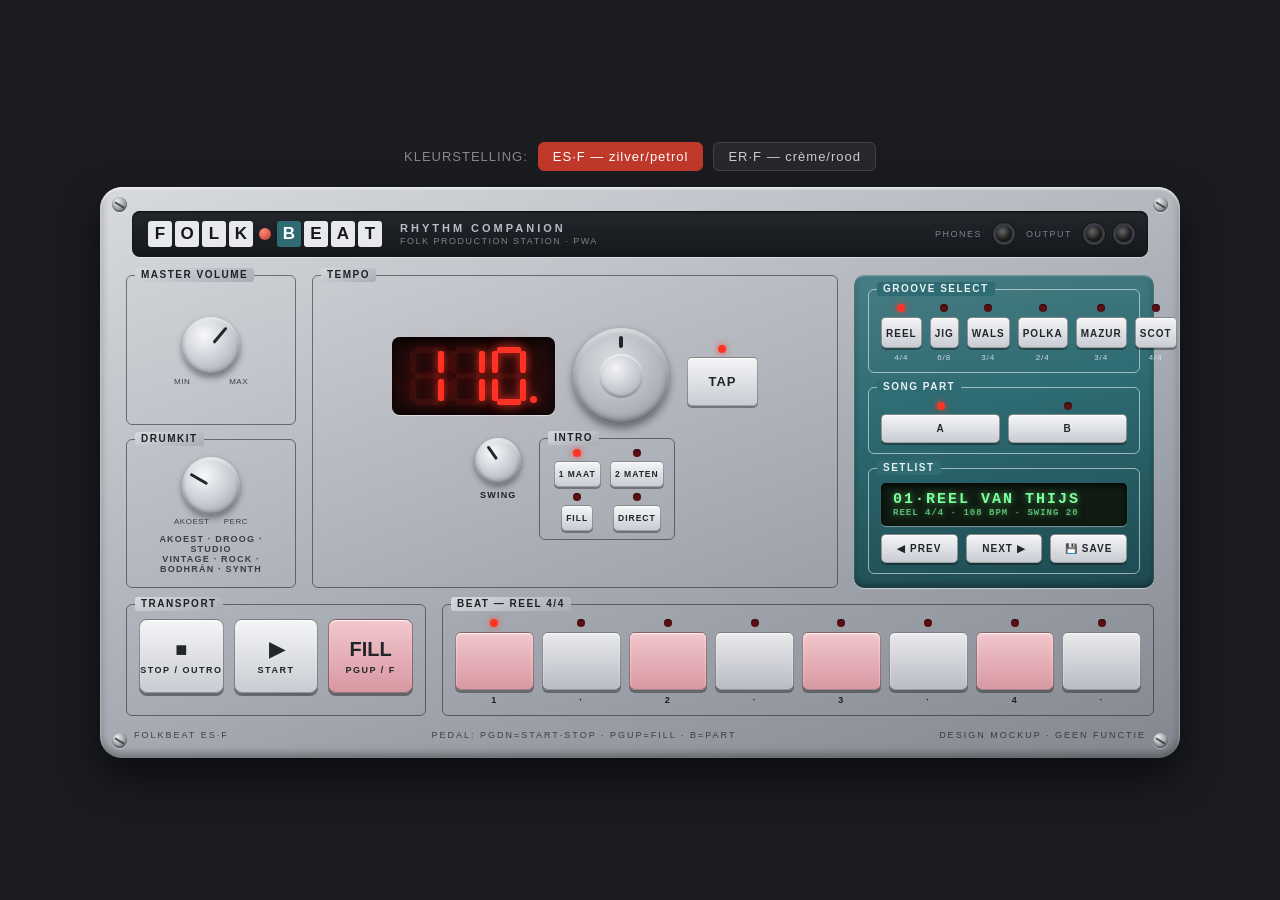
<file: mockup-electribe.html>
<!DOCTYPE html>
<html lang="nl">
<head>
<meta charset="UTF-8">
<meta name="viewport" content="width=device-width, initial-scale=1.0">
<title>FolkBeat — Electribe-mockup</title>
<style>
  * { margin: 0; padding: 0; box-sizing: border-box; }
  body {
    background: #1a1c20;
    min-height: 100vh;
    display: flex; flex-direction: column; align-items: center; justify-content: center;
    font-family: "Arial Narrow", "Helvetica Neue", Arial, sans-serif;
    padding: 24px; gap: 16px;
  }
  #skinBar { display: flex; gap: 10px; align-items: center; color: #888; font-size: 13px; letter-spacing: 1px; }
  #skinBar button {
    padding: 6px 14px; border-radius: 6px; border: 1px solid #444; background: #26282e;
    color: #ccc; cursor: pointer; font-size: 13px; letter-spacing: 1px;
  }
  #skinBar button.active { background: #c0392b; border-color: #c0392b; color: #fff; }

  /* ============ KLEURSTELLINGEN ============ */
  .device {
    /* ES·F : zilver + petrol (ES-1) */
    --case1: #d8dade; --case2: #a8acb4; --case3: #83878f;
    --panel: #2e6b72; --panel-edge: #1d4a50;
    --ink: #1c2226;            /* zeefdruk op case */
    --ink-panel: #e8f2f2;      /* zeefdruk op panel */
    --pad1: #e8e9ec; --pad2: #b9bcc4;          /* rubber pads */
    --padpink1: #f2c7cd; --padpink2: #d898a2;  /* roze pads */
    --btn1: #f4f5f7; --btn2: #c9ccd3;
    --led-off: #5a1013; --led-on: #ff3326;
    --lcd-bg: #101b12; --lcd-fg: #7dff9a;
  }
  .device.er {
    /* ER·F : crème + rood (ER-1) */
    --case1: #e6e2d4; --case2: #c9c4b2; --case3: #a29d8b;
    --panel: #b13038; --panel-edge: #7d1f26;
    --ink: #23201a;
    --ink-panel: #f7e8e4;
    --pad1: #efece0; --pad2: #cbc6b4;
    --padpink1: #f2c7cd; --padpink2: #d898a2;
    --led-off: #5a1013; --led-on: #ff3326;
    --lcd-bg: #101b12; --lcd-fg: #7dff9a;
  }

  /* ============ BEHUIZING ============ */
  .device {
    width: 1080px; max-width: 96vw;
    border-radius: 22px;
    background:
      linear-gradient(160deg, var(--case1) 0%, var(--case2) 55%, var(--case3) 100%);
    box-shadow:
      inset 0 2px 3px rgba(255,255,255,.75),
      inset 0 -4px 8px rgba(0,0,0,.35),
      0 18px 42px rgba(0,0,0,.6);
    padding: 20px 26px 18px;
    position: relative;
    color: var(--ink);
    user-select: none;
  }
  .screw {
    position: absolute; width: 15px; height: 15px; border-radius: 50%;
    background: radial-gradient(circle at 34% 30%, #f2f2f2, #9a9ea6 55%, #565a62);
    box-shadow: inset 0 -1px 2px rgba(0,0,0,.5), 0 1px 1px rgba(255,255,255,.5);
  }
  .screw::after {
    content: ""; position: absolute; left: 2px; right: 2px; top: 6.5px; height: 2px;
    background: rgba(40,40,45,.75); transform: rotate(33deg); border-radius: 1px;
  }
  .screw.tl { top: 10px; left: 12px; } .screw.tr { top: 10px; right: 12px; }
  .screw.bl { bottom: 10px; left: 12px; } .screw.br { bottom: 10px; right: 12px; }

  /* ============ TYPOGRAFIE / SECTIES ============ */
  .sec {
    border: 1px solid color-mix(in srgb, var(--ink) 55%, transparent);
    border-radius: 6px; position: relative; padding: 14px 12px 10px;
  }
  .sec > h3 {
    position: absolute; top: -8px; left: 8px;
    background: inherit;
    font-size: 10px; font-weight: 700; letter-spacing: 1.5px;
    padding: 0 6px; line-height: 14px;
    background: linear-gradient(160deg, var(--case1), var(--case2));
    border-radius: 3px;
  }
  .lbl { font-size: 9px; font-weight: 700; letter-spacing: 1.2px; text-align: center; }

  /* ============ TOPSTRIP MET LOGO ============ */
  .topstrip {
    display: flex; align-items: center; gap: 18px;
    background: linear-gradient(180deg, #23262b, #15171b);
    border-radius: 8px; padding: 10px 16px;
    box-shadow: inset 0 1px 2px rgba(0,0,0,.8), 0 1px 1px rgba(255,255,255,.5);
    margin: 4px 6px 18px;
  }
  .logo { display: flex; gap: 3px; align-items: center; }
  .logo b {
    display: inline-block; width: 24px; height: 26px; line-height: 26px;
    background: #e8e9ec; color: #15171b; text-align: center;
    font-size: 17px; font-weight: 900; border-radius: 3px;
  }
  .logo .dot {
    width: 12px; height: 12px; border-radius: 50%; margin: 0 3px;
    background: radial-gradient(circle at 35% 30%, #ff8a7a, #c0392b);
  }
  .logo b.accent { background: var(--panel); color: #fff; }
  .sub { color: #b8bcc6; font-size: 11px; letter-spacing: 3px; font-weight: 700; }
  .sub em { color: #7d838f; font-style: normal; letter-spacing: 1.5px; font-weight: 400; display: block; font-size: 9px; margin-top: 2px;}
  .topstrip .right { margin-left: auto; display: flex; align-items: center; gap: 14px; color: #7d838f; font-size: 9px; letter-spacing: 1.5px; }
  .jack { width: 16px; height: 16px; border-radius: 50%; background: radial-gradient(circle at 40% 35%, #666, #1a1a1a 60%); box-shadow: 0 0 0 3px #3a3d44, 0 0 0 4px #14161a; }

  /* ============ HOOFDGRID ============ */
  .maingrid { display: grid; grid-template-columns: 170px 1fr 300px; gap: 16px; margin-bottom: 16px; }

  /* ---- knoppen (draaiknoppen) ---- */
  .knobwrap { display: flex; flex-direction: column; align-items: center; gap: 6px; }
  .knob {
    width: 58px; height: 58px; border-radius: 50%;
    background:
      radial-gradient(circle at 38% 32%, #f8f9fa, #c3c7cf 55%, #878b94 100%);
    box-shadow: inset 0 -2px 4px rgba(0,0,0,.4), inset 0 2px 3px rgba(255,255,255,.8), 0 3px 6px rgba(0,0,0,.4);
    position: relative;
  }
  .knob::before { /* wijzer */
    content: ""; position: absolute; left: 50%; top: 5px; width: 3px; height: 20px;
    background: #22262b; border-radius: 2px; transform-origin: 50% 24px;
    transform: translateX(-50%) rotate(var(--rot, 0deg));
  }
  .knob.small { width: 46px; height: 46px; }
  .knob.small::before { height: 16px; transform-origin: 50% 18px; }
  .ticks { font-size: 8px; letter-spacing: .5px; display: flex; justify-content: space-between; width: 74px; margin-top: -4px; opacity: .8; }

  /* ---- LED BPM-display ---- */
  .display {
    background: linear-gradient(180deg, #17090a, #240b0c 60%, #17090a);
    border-radius: 8px; padding: 10px 18px;
    box-shadow: inset 0 2px 8px rgba(0,0,0,.9), 0 1px 1px rgba(255,255,255,.55);
    display: flex; align-items: baseline; justify-content: center; gap: 4px;
  }
  .seg { display: inline-flex; gap: 7px; }
  .digit { position: relative; width: 34px; height: 58px; }
  .digit i {
    position: absolute; background: var(--led-on);
    box-shadow: 0 0 8px rgba(255,60,40,.85), 0 0 18px rgba(255,60,40,.4);
    border-radius: 2px; opacity: .12;
  }
  .digit i.on { opacity: 1; }
  .digit .a { top: 0; left: 5px; right: 5px; height: 6px; }
  .digit .g { top: 26px; left: 5px; right: 5px; height: 6px; }
  .digit .d { bottom: 0; left: 5px; right: 5px; height: 6px; }
  .digit .f { top: 4px; left: 0; width: 6px; height: 22px; }
  .digit .b { top: 4px; right: 0; width: 6px; height: 22px; }
  .digit .e { bottom: 4px; left: 0; width: 6px; height: 22px; }
  .digit .c { bottom: 4px; right: 0; width: 6px; height: 22px; }
  .dp { width: 7px; height: 7px; border-radius: 50%; background: var(--led-on); box-shadow: 0 0 8px rgba(255,60,40,.8); align-self: flex-end; margin-bottom: 2px; }

  .bpmzone { display: flex; align-items: center; gap: 18px; justify-content: center; }

  /* ---- grote jog-dial ---- */
  .dial {
    width: 96px; height: 96px; border-radius: 50%;
    background: radial-gradient(circle at 42% 35%, #dcdee2, #aeb2ba 60%, #8b8f98);
    box-shadow: inset 0 -3px 6px rgba(0,0,0,.45), inset 0 3px 4px rgba(255,255,255,.7), 0 4px 9px rgba(0,0,0,.45);
    position: relative;
  }
  .dial::after {
    content: ""; position: absolute; inset: 26px; border-radius: 50%;
    background: radial-gradient(circle at 38% 32%, #f3f4f6, #b9bdc5 70%);
    box-shadow: inset 0 1px 2px rgba(255,255,255,.9), inset 0 -2px 3px rgba(0,0,0,.3);
  }
  .dial::before {
    content: ""; position: absolute; top: 8px; left: 50%; width: 4px; height: 12px; z-index: 1;
    background: #22262b; border-radius: 2px; transform: translateX(-50%);
  }

  /* ---- TAP / kleine drukknoppen met LED ---- */
  .pushbtn {
    background: linear-gradient(180deg, var(--btn1), var(--btn2));
    border: 1px solid rgba(0,0,0,.35); border-radius: 5px;
    box-shadow: 0 2px 0 rgba(0,0,0,.35), inset 0 1px 1px rgba(255,255,255,.9);
    padding: 8px 12px; font-size: 10px; font-weight: 700; letter-spacing: 1px;
    color: #22262b; text-align: center; cursor: pointer;
  }
  .pushbtn:active { transform: translateY(1px); box-shadow: 0 1px 0 rgba(0,0,0,.35); }
  .ledbtn { display: flex; flex-direction: column; align-items: center; gap: 4px; }
  .led {
    width: 8px; height: 8px; border-radius: 50%;
    background: var(--led-off); box-shadow: inset 0 1px 1px rgba(0,0,0,.6);
  }
  .led.on { background: var(--led-on); box-shadow: 0 0 7px rgba(255,60,40,.9); }

  /* ---- gekleurd panel (petrol/rood) ---- */
  .panel {
    background: linear-gradient(170deg, color-mix(in srgb, var(--panel) 88%, white), var(--panel) 40%, var(--panel-edge));
    border-radius: 10px;
    box-shadow: inset 0 1px 2px rgba(255,255,255,.35), inset 0 -3px 6px rgba(0,0,0,.35), 0 1px 1px rgba(255,255,255,.5);
    color: var(--ink-panel);
    padding: 14px;
  }
  .panel .sec { border-color: color-mix(in srgb, var(--ink-panel) 60%, transparent); }
  .panel .sec > h3 { background: var(--panel); color: var(--ink-panel); }
  .panel .lbl { color: var(--ink-panel); }

  /* ---- groove-knoppen ---- */
  .groovegrid { display: grid; grid-template-columns: repeat(6, 1fr); gap: 8px; }
  .groove {
    display: flex; flex-direction: column; align-items: center; gap: 5px;
  }
  .groove .pushbtn { width: 100%; padding: 10px 4px 8px; font-size: 10px; }
  .groove small { font-size: 8px; letter-spacing: 1px; opacity: .85; }

  /* ---- LCD setlist ---- */
  .lcd {
    background: var(--lcd-bg); color: var(--lcd-fg);
    font-family: "Courier New", monospace; font-weight: 700; font-size: 15px; letter-spacing: 2px;
    border-radius: 5px; padding: 8px 12px;
    box-shadow: inset 0 2px 6px rgba(0,0,0,.9), 0 1px 1px rgba(255,255,255,.4);
    text-shadow: 0 0 6px rgba(125,255,154,.6);
    white-space: nowrap; overflow: hidden;
  }
  .lcd small { display: block; font-size: 9px; letter-spacing: 1px; opacity: .7; }

  /* ---- transport & pads ---- */
  .bottomgrid { display: grid; grid-template-columns: 300px 1fr; gap: 16px; align-items: stretch; }
  .transport { display: flex; gap: 10px; align-items: center; }
  .bigbtn {
    flex: 1; height: 74px; border-radius: 8px;
    background: linear-gradient(180deg, var(--btn1), var(--btn2));
    border: 1px solid rgba(0,0,0,.4);
    box-shadow: 0 3px 0 rgba(0,0,0,.4), inset 0 1px 1px rgba(255,255,255,.9);
    font-size: 20px; font-weight: 900; color: #22262b; cursor: pointer;
    display: flex; flex-direction: column; align-items: center; justify-content: center; gap: 4px;
  }
  .bigbtn small { font-size: 9px; font-weight: 700; letter-spacing: 1.5px; }
  .bigbtn:active { transform: translateY(2px); box-shadow: 0 1px 0 rgba(0,0,0,.4); }
  .bigbtn.pink { background: linear-gradient(180deg, var(--padpink1), var(--padpink2)); }

  .steps { display: grid; grid-template-columns: repeat(8, 1fr); gap: 8px; }
  .stepkey { display: flex; flex-direction: column; align-items: center; gap: 5px; }
  .stepkey .pad {
    width: 100%; height: 58px; border-radius: 6px; cursor: pointer;
    background: linear-gradient(180deg, var(--pad1), var(--pad2));
    border: 1px solid rgba(0,0,0,.35);
    box-shadow: 0 3px 0 rgba(0,0,0,.35), inset 0 1px 2px rgba(255,255,255,.85);
  }
  .stepkey.accent .pad { background: linear-gradient(180deg, var(--padpink1), var(--padpink2)); }
  .stepkey .pad:active { transform: translateY(2px); box-shadow: 0 1px 0 rgba(0,0,0,.35); }

  .footer {
    display: flex; justify-content: space-between; align-items: center;
    margin-top: 14px; padding: 0 8px; font-size: 9px; letter-spacing: 2px; opacity: .75;
  }
  .knobrow { display: flex; gap: 18px; justify-content: center; }

  .intro4 { display: grid; grid-template-columns: 1fr 1fr; gap: 6px; }
  .intro4 .pushbtn { font-size: 8.5px; padding: 7px 4px; }
</style>
</head>
<body>

<div id="skinBar">
  KLEURSTELLING:
  <button id="btnES" class="active">ES·F — zilver/petrol</button>
  <button id="btnER">ER·F — crème/rood</button>
</div>

<div class="device" id="device">
  <div class="screw tl"></div><div class="screw tr"></div>
  <div class="screw bl"></div><div class="screw br"></div>

  <!-- logo-strip -->
  <div class="topstrip">
    <div class="logo">
      <b>F</b><b>O</b><b>L</b><b>K</b><span class="dot"></span><b class="accent">B</b><b>E</b><b>A</b><b>T</b>
    </div>
    <div class="sub">RHYTHM COMPANION<em>FOLK PRODUCTION STATION · PWA</em></div>
    <div class="right">
      <span>PHONES</span><div class="jack"></div>
      <span>OUTPUT</span><div class="jack"></div><div class="jack"></div>
    </div>
  </div>

  <div class="maingrid">
    <!-- links: volume + kit -->
    <div style="display:flex; flex-direction:column; gap:14px;">
      <div class="sec" style="flex:1; display:flex; flex-direction:column; align-items:center; justify-content:center; gap:8px;">
        <h3>MASTER VOLUME</h3>
        <div class="knobwrap">
          <div class="knob" style="--rot: 40deg;"></div>
          <div class="ticks"><span>MIN</span><span>MAX</span></div>
        </div>
      </div>
      <div class="sec" style="flex:1; display:flex; flex-direction:column; align-items:center; justify-content:center; gap:8px;">
        <h3>DRUMKIT</h3>
        <div class="knobwrap">
          <div class="knob" style="--rot: -60deg;"></div>
          <div class="ticks"><span>AKOEST</span><span>PERC</span></div>
        </div>
        <div class="lbl" style="opacity:.8">AKOEST · DROOG · STUDIO<br>VINTAGE · ROCK · BODHRÁN · SYNTH</div>
      </div>
    </div>

    <!-- midden: BPM display + dial + tap -->
    <div class="sec" style="display:flex; flex-direction:column; justify-content:center; gap:14px;">
      <h3>TEMPO</h3>
      <div class="bpmzone">
        <div class="display">
          <span class="seg" id="bpmseg"></span>
          <span class="dp"></span>
        </div>
        <div class="dial" title="draai voor tempo"></div>
        <div class="ledbtn">
          <span class="led on" id="tapled"></span>
          <button class="pushbtn" style="padding:16px 20px; font-size:13px;">TAP</button>
        </div>
      </div>
      <div class="knobrow">
        <div class="knobwrap">
          <div class="knob small" style="--rot: -35deg;"></div>
          <div class="lbl">SWING</div>
        </div>
        <div class="sec" style="padding:10px 10px 8px;">
          <h3>INTRO</h3>
          <div class="intro4">
            <div class="ledbtn"><span class="led on"></span><button class="pushbtn">1 MAAT</button></div>
            <div class="ledbtn"><span class="led"></span><button class="pushbtn">2 MATEN</button></div>
            <div class="ledbtn"><span class="led"></span><button class="pushbtn">FILL</button></div>
            <div class="ledbtn"><span class="led"></span><button class="pushbtn">DIRECT</button></div>
          </div>
        </div>
      </div>
    </div>

    <!-- rechts: gekleurd panel met grooves + setlist -->
    <div class="panel" style="display:flex; flex-direction:column; gap:14px;">
      <div class="sec">
        <h3>GROOVE SELECT</h3>
        <div class="groovegrid" id="grooves"></div>
      </div>
      <div class="sec">
        <h3>SONG PART</h3>
        <div style="display:flex; gap:8px;">
          <div class="ledbtn" style="flex:1"><span class="led on"></span><button class="pushbtn" style="width:100%">A</button></div>
          <div class="ledbtn" style="flex:1"><span class="led"></span><button class="pushbtn" style="width:100%">B</button></div>
        </div>
      </div>
      <div class="sec" style="flex:1;">
        <h3>SETLIST</h3>
        <div class="lcd">01·REEL VAN THIJS<small>REEL 4/4 · 108 BPM · SWING 20</small></div>
        <div style="display:flex; gap:8px; margin-top:8px;">
          <button class="pushbtn" style="flex:1">◀ PREV</button>
          <button class="pushbtn" style="flex:1">NEXT ▶</button>
          <button class="pushbtn" style="flex:1">💾 SAVE</button>
        </div>
      </div>
    </div>
  </div>

  <!-- onderste rij: transport + stappen -->
  <div class="bottomgrid">
    <div class="sec">
      <h3>TRANSPORT</h3>
      <div class="transport">
        <button class="bigbtn">■<small>STOP / OUTRO</small></button>
        <button class="bigbtn">▶<small>START</small></button>
        <button class="bigbtn pink">FILL<small>PGUP / F</small></button>
      </div>
    </div>
    <div class="sec">
      <h3>BEAT — REEL 4/4</h3>
      <div class="steps" id="steps"></div>
    </div>
  </div>

  <div class="footer">
    <span>FOLKBEAT ES·F</span>
    <span>PEDAL: PGDN=START·STOP · PGUP=FILL · B=PART</span>
    <span>DESIGN MOCKUP · GEEN FUNCTIE</span>
  </div>
</div>

<script>
// 7-segment BPM "110"
const SEGMAP = { "0":"abcdef", "1":"bc", "2":"abged", "3":"abgcd", "4":"fgbc", "5":"afgcd", "6":"afgedc", "7":"abc", "8":"abcdefg", "9":"abcfgd" };
function segDigit(ch) {
  const d = document.createElement("span");
  d.className = "digit";
  for (const s of "abcdefg") {
    const i = document.createElement("i");
    i.className = s + (SEGMAP[ch]?.includes(s) ? " on" : "");
    d.appendChild(i);
  }
  return d;
}
const bpmseg = document.getElementById("bpmseg");
for (const ch of "110") bpmseg.appendChild(segDigit(ch));

// grooves
const GROOVES = [["REEL","4/4",true],["JIG","6/8",false],["WALS","3/4",false],["POLKA","2/4",false],["MAZUR","3/4",false],["SCOT","4/4",false]];
const gwrap = document.getElementById("grooves");
for (const [n, sig, on] of GROOVES) {
  const w = document.createElement("div");
  w.className = "groove ledbtn";
  w.innerHTML = `<span class="led${on ? " on" : ""}"></span><button class="pushbtn">${n}</button><small>${sig}</small>`;
  gwrap.appendChild(w);
}

// stappen (8 achtsten van een reel-maat), tel 1 roze + LED aan
const swrap = document.getElementById("steps");
for (let i = 0; i < 8; i++) {
  const k = document.createElement("div");
  k.className = "stepkey" + (i % 2 === 0 ? " accent" : "");
  k.innerHTML = `<span class="led${i === 0 ? " on" : ""}"></span><div class="pad"></div><span class="lbl">${i % 2 === 0 ? (i / 2 + 1) : "·"}</span>`;
  swrap.appendChild(k);
}

// kleurstelling wisselen
const device = document.getElementById("device");
const btnES = document.getElementById("btnES"), btnER = document.getElementById("btnER");
btnES.onclick = () => { device.classList.remove("er"); btnES.classList.add("active"); btnER.classList.remove("active"); };
btnER.onclick = () => { device.classList.add("er"); btnER.classList.add("active"); btnES.classList.remove("active"); };
</script>
</body>
</html>
</file>
